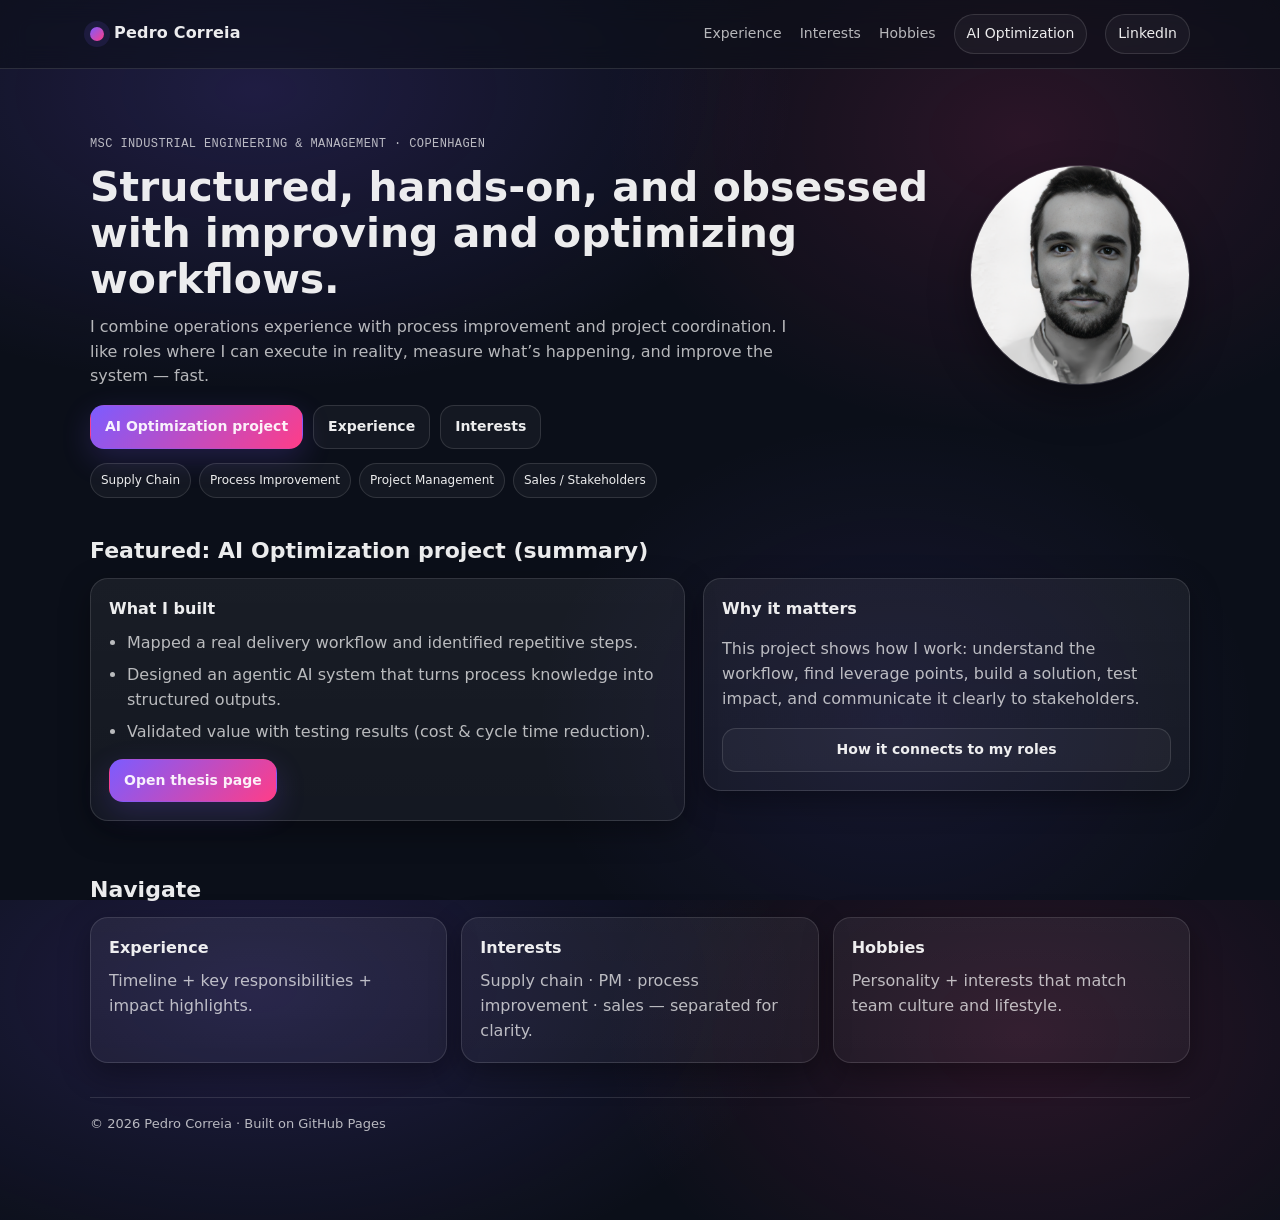
<file: index.html>
<!doctype html>
<html lang="en">
<head>
  <meta charset="utf-8" />
  <meta name="viewport" content="width=device-width,initial-scale=1" />
  <meta name="description" content="Pedro Correia — Industrial Engineering & Management. Supply Chain, Process Improvement, Project Management, Sales." />
  <title>Pedro Correia | Portfolio CV</title>

  <!-- Your existing stylesheet -->
  <link rel="stylesheet" href="assets/styles.css" />

  <!-- ADD: photo wrap styles (works even if styles.css doesn't have them) -->
  <style>
    .profile-photo{
      float: right;
      width: 220px;
      height: 220px;
      object-fit: cover;
      border-radius: 999px;
      margin: 0 0 16px 28px;
      border: 1px solid rgba(255,255,255,.15);
      box-shadow: 0 18px 40px rgba(0,0,0,.35);
    }
    @media (max-width: 860px){
      .profile-photo{
        float: none;
        display: block;
        margin: 0 auto 18px auto;
        width: 160px;
        height: 160px;
      }
    }
    /* ensures the hero section contains the floated image properly */
    .hero::after{
      content: "";
      display: table;
      clear: both;
    }
  </style>
</head>

<body>
  <a class="skip-link" href="#content">Skip to content</a>

  <header>
    <div class="container header-inner">
      <a class="brand" href="./">
        <span class="brand-mark" aria-hidden="true"></span>
        <span>Pedro Correia</span>
      </a>

      <nav aria-label="Primary">
        <button class="nav-toggle" aria-expanded="false" aria-controls="nav-menu">Menu</button>

        <ul id="nav-menu" class="nav-menu">
          <li><a data-nav href="experience/">Experience</a></li>
          <li><a data-nav href="interests/">Interests</a></li>
          <li><a data-nav href="hobbies/">Hobbies</a></li>
          <li><a class="pill" href="thesis/">AI Optimization</a></li>
          <li><a class="pill" href="https://www.linkedin.com/in/pedrolcorreia/">LinkedIn</a></li>
        </ul>
      </nav>
    </div>
  </header>

  <main id="content" class="container">
    <section class="hero">
      <p class="kicker">MSc Industrial Engineering & Management · Copenhagen</p>

      <img
        src="assets/profile.png"
        alt="Pedro Correia"
        class="profile-photo"
        width="220"
        height="220"
        loading="lazy"
      />

      <h1>Structured, hands-on, and obsessed with improving and optimizing workflows.</h1>

      <p class="lead">
        I combine operations experience with process improvement and project coordination.
        I like roles where I can execute in reality, measure what’s happening, and improve
        the system — fast.
      </p>

      <div class="btn-row">
        <a class="btn primary" href="thesis/">AI Optimization project</a>
        <a class="btn" href="experience/">Experience</a>
        <a class="btn" href="interests/">Interests</a>
      </div>

      <div class="chips">
        <a class="chip" href="interests/supply-chain/">Supply Chain</a>
        <a class="chip" href="interests/process-improvement/">Process Improvement</a>
        <a class="chip" href="interests/project-management/">Project Management</a>
        <a class="chip" href="interests/sales/">Sales / Stakeholders</a>
      </div>
    </section>

    <section class="section">
      <h2>Featured: AI Optimization project (summary)</h2>
      <div class="grid">
        <div class="card">
          <h3 class="card-title">What I built</h3>
          <ul class="bullets">
            <li>Mapped a real delivery workflow and identified repetitive steps.</li>
            <li>Designed an agentic AI system that turns process knowledge into structured outputs.</li>
            <li>Validated value with testing results (cost & cycle time reduction).</li>
          </ul>
          <div class="btn-row">
            <a class="btn primary" href="thesis/">Open thesis page</a>
          </div>
        </div>

        <aside class="card">
          <h3 class="card-title">Why it matters</h3>
          <p class="muted">
            This project shows how I work: understand the workflow, find leverage points, build a solution, test impact,
            and communicate it clearly to stakeholders.
          </p>
          <div class="btn-row">
            <a class="btn full" href="experience/">How it connects to my roles</a>
          </div>
        </aside>
      </div>
    </section>

    <section class="section">
      <h2>Navigate</h2>
      <div class="cols-3">
        <div class="card tile">
          <a href="experience/">
            <h3>Experience</h3>
            <p>Timeline + key responsibilities + impact highlights.</p>
          </a>
        </div>

        <div class="card tile">
          <a href="interests/">
            <h3>Interests</h3>
            <p>Supply chain · PM · process improvement · sales — separated for clarity.</p>
          </a>
        </div>

        <div class="card tile">
          <a href="hobbies/">
            <h3>Hobbies</h3>
            <p>Personality + interests that match team culture and lifestyle.</p>
          </a>
        </div>
      </div>

      <div class="footer">
        <span>© <span id="year"></span> Pedro Correia · Built on GitHub Pages</span>
      </div>
    </section>
  </main>

  <script src="assets/site.js"></script>
</body>
</html>
</file>
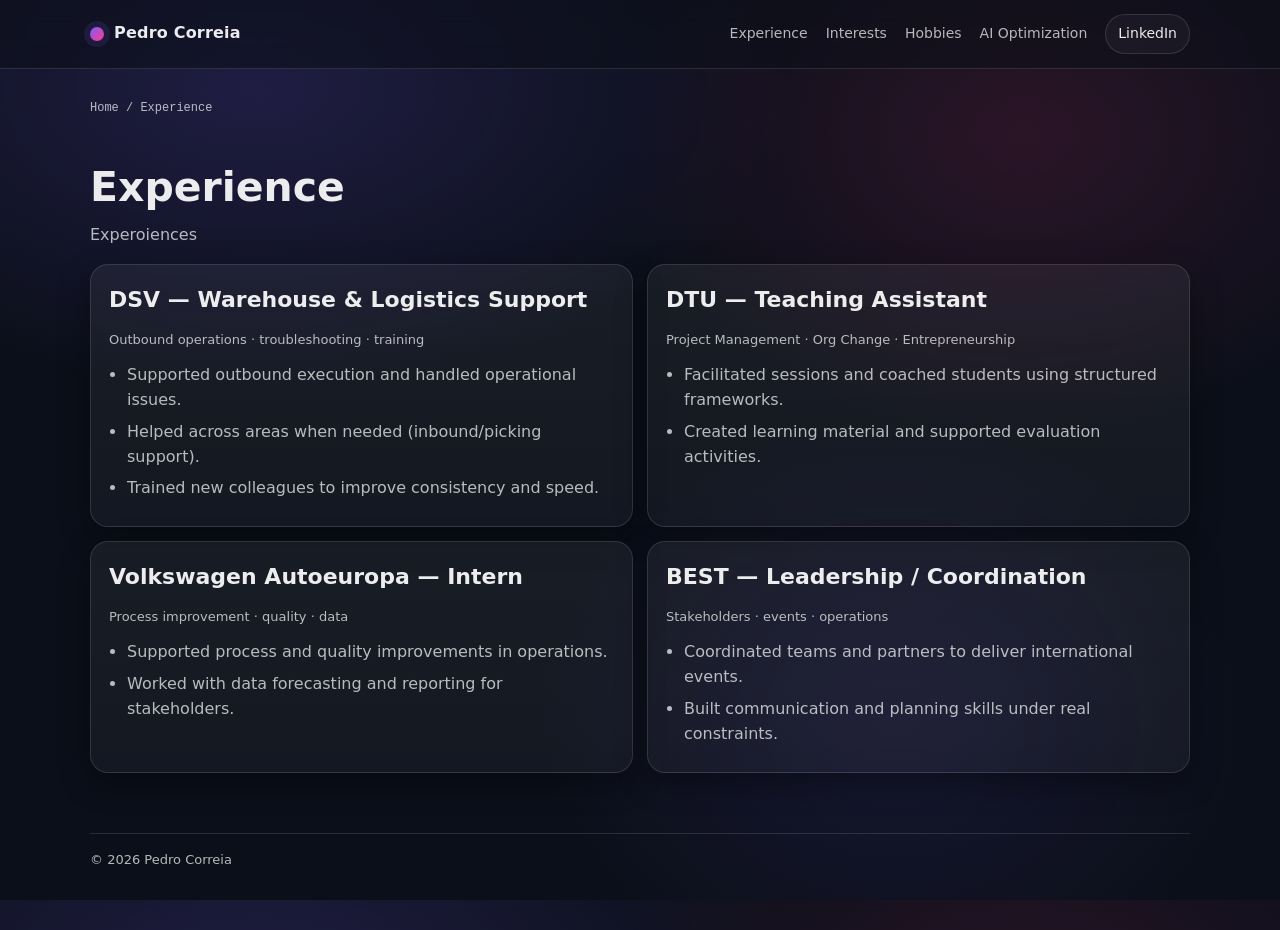
<file: experience/index.html>
<!doctype html>
<html lang="en">
<head>
  <meta charset="utf-8" />
  <meta name="viewport" content="width=device-width,initial-scale=1" />
  <title>Experience | Pedro Correia</title>

 
  <link rel="stylesheet" href="../assets/styles.css" />
</head>

<body>
  <a class="skip-link" href="#content">Skip to content</a>

  <header>
    <div class="container header-inner">
      <!-- go back to homepage -->
      <a class="brand" href="../">
        <span class="brand-mark" aria-hidden="true"></span>
        <span>Pedro Correia</span>
      </a>

      <nav aria-label="Primary">
        <button class="nav-toggle" aria-expanded="false" aria-controls="nav-menu">Menu</button>
        <ul id="nav-menu" class="nav-menu">
          <li><a href="../experience/">Experience</a></li>
          <li><a href="../interests/">Interests</a></li>
          <li><a href="../hobbies/">Hobbies</a></li>
          <li><a href="../thesis/">AI Optimization</a></li>
          <li><a class="pill" href="https://www.linkedin.com/in/pedrolcorreia/">LinkedIn</a></li>
        </ul>
      </nav>
    </div>
  </header>

  <main id="content" class="container">
    <div class="breadcrumbs"><a href="../">Home</a> / Experience</div>

    <section class="section">
      <h1>Experience</h1>
      <p class="lead muted">Experoiences</p>

      <div class="cols-2">
        <div class="card">
          <h2>DSV — Warehouse & Logistics Support</h2>
          <p class="muted small">Outbound operations · troubleshooting · training</p>
          <ul class="bullets">
            <li>Supported outbound execution and handled operational issues.</li>
            <li>Helped across areas when needed (inbound/picking support).</li>
            <li>Trained new colleagues to improve consistency and speed.</li>
          </ul>
        </div>

        <div class="card">
          <h2>DTU — Teaching Assistant</h2>
          <p class="muted small">Project Management · Org Change · Entrepreneurship</p>
          <ul class="bullets">
            <li>Facilitated sessions and coached students using structured frameworks.</li>
            <li>Created learning material and supported evaluation activities.</li>
          </ul>
        </div>

        <div class="card">
          <h2>Volkswagen Autoeuropa — Intern</h2>
          <p class="muted small">Process improvement · quality · data</p>
          <ul class="bullets">
            <li>Supported process and quality improvements in operations.</li>
            <li>Worked with data forecasting and reporting for stakeholders.</li>
          </ul>
        </div>

        <div class="card">
          <h2>BEST — Leadership / Coordination</h2>
          <p class="muted small">Stakeholders · events · operations</p>
          <ul class="bullets">
            <li>Coordinated teams and partners to deliver international events.</li>
            <li>Built communication and planning skills under real constraints.</li>
          </ul>
        </div>
      </div>
    </section>

    <div class="footer">© <span id="year"></span> Pedro Correia</div>
  </main>

  <!-- experience/ is 1 folder deep -->
  <script src="../assets/site.js"></script>
</body>
</html>
</file>
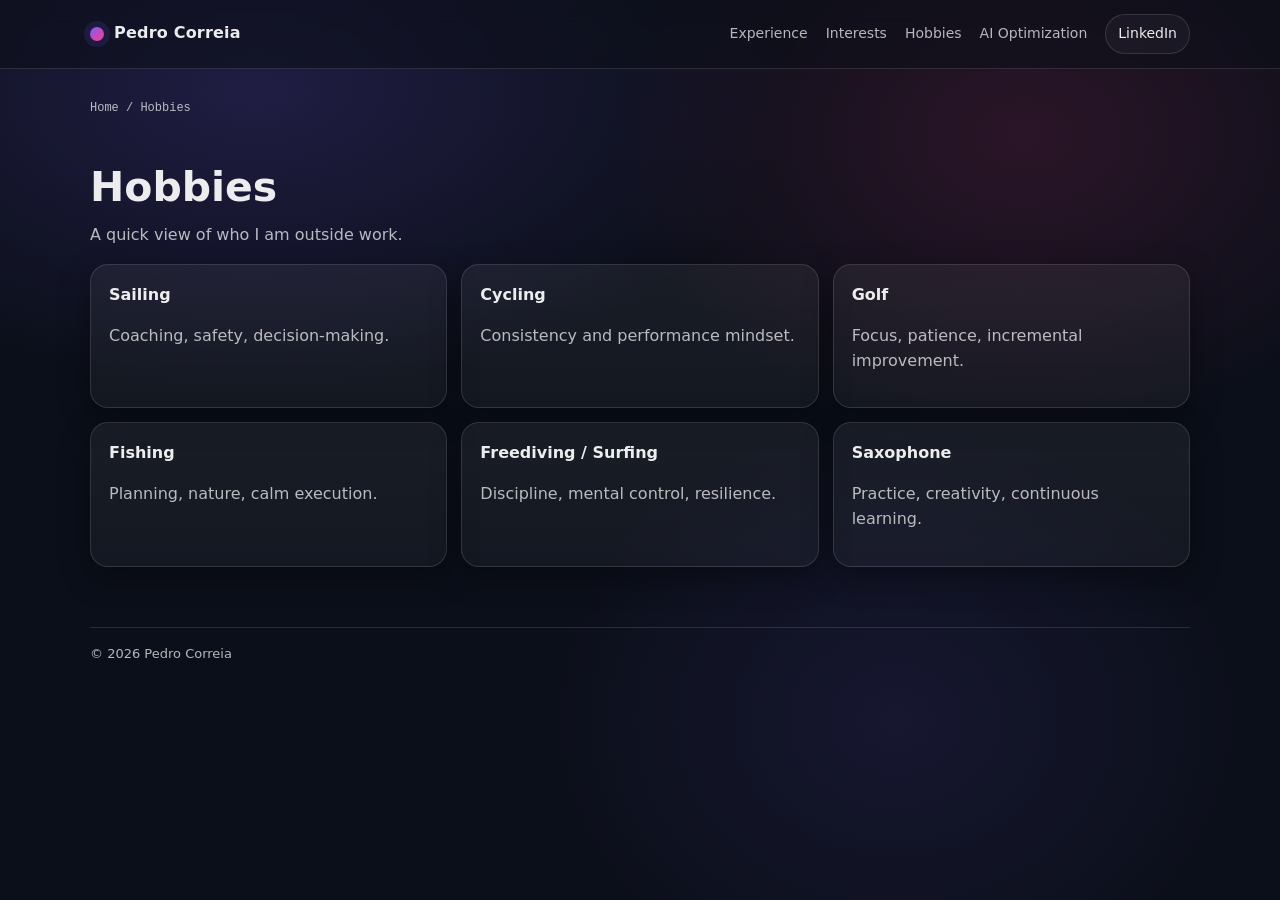
<file: hobbies/index.html>
<!doctype html>
<html lang="en">
<head>
  <meta charset="utf-8" />
  <meta name="viewport" content="width=device-width,initial-scale=1" />
  <title>Hobbies | Pedro Correia</title>

  <link rel="stylesheet" href="../assets/styles.css" />
</head>

<body>
  <a class="skip-link" href="#content">Skip to content</a>

  <header>
    <div class="container header-inner">
      <!-- go back to homepage from /hobbies/ -->
      <a class="brand" href="../">
        <span class="brand-mark" aria-hidden="true"></span>
        <span>Pedro Correia</span>
      </a>

      <nav aria-label="Primary">
        <button class="nav-toggle" aria-expanded="false" aria-controls="nav-menu">Menu</button>
        <ul id="nav-menu" class="nav-menu">
          <li><a data-nav href="../experience/">Experience</a></li>
          <li><a data-nav href="../interests/">Interests</a></li>
          <li><a data-nav href="../hobbies/">Hobbies</a></li>
          <li><a data-nav href="../thesis/">AI Optimization</a></li>
          <li><a class="pill" href="https://www.linkedin.com/in/pedrolcorreia/">LinkedIn</a></li>
        </ul>
      </nav>
    </div>
  </header>

  <main id="content" class="container">
    <div class="breadcrumbs"><a href="../">Home</a> / Hobbies</div>

    <section class="section">
      <h1>Hobbies</h1>
      <p class="lead muted">A quick view of who I am outside work.</p>

      <div class="cols-3">
        <div class="card"><h3 class="card-title">Sailing</h3><p class="muted">Coaching, safety, decision-making.</p></div>
        <div class="card"><h3 class="card-title">Cycling</h3><p class="muted">Consistency and performance mindset.</p></div>
        <div class="card"><h3 class="card-title">Golf</h3><p class="muted">Focus, patience, incremental improvement.</p></div>
        <div class="card"><h3 class="card-title">Fishing</h3><p class="muted">Planning, nature, calm execution.</p></div>
        <div class="card"><h3 class="card-title">Freediving / Surfing</h3><p class="muted">Discipline, mental control, resilience.</p></div>
        <div class="card"><h3 class="card-title">Saxophone</h3><p class="muted">Practice, creativity, continuous learning.</p></div>
      </div>
    </section>

    <div class="footer">© <span id="year"></span> Pedro Correia</div>
  </main>

  <script src="../assets/site.js"></script>
</body>
</html>
</file>
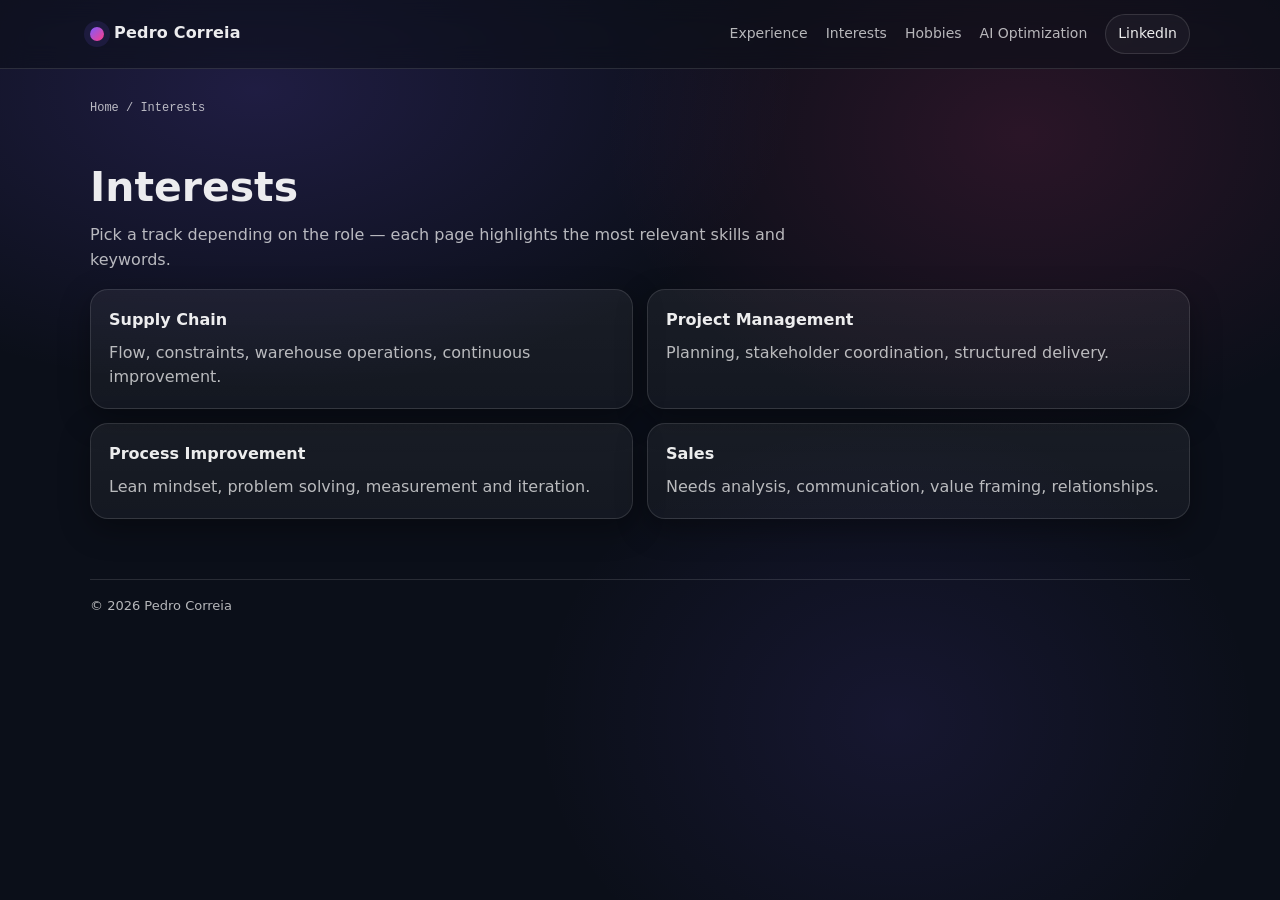
<file: interests/index.html>
<!doctype html>
<html lang="en">
<head>
  <meta charset="utf-8" />
  <meta name="viewport" content="width=device-width,initial-scale=1" />
  <title>Interests | Pedro Correia</title>

  <!-- interests/ is one folder deep -->
  <link rel="stylesheet" href="../assets/styles.css" />
</head>

<body>
  <a class="skip-link" href="#content">Skip to content</a>

  <header>
    <div class="container header-inner">
      <a class="brand" href="../">
        <span class="brand-mark" aria-hidden="true"></span>
        <span>Pedro Correia</span>
      </a>

      <nav aria-label="Primary">
        <button class="nav-toggle" aria-expanded="false" aria-controls="nav-menu">Menu</button>
        <ul id="nav-menu" class="nav-menu">
          <li><a data-nav href="../experience/">Experience</a></li>
          <li><a data-nav href="../interests/">Interests</a></li>
          <li><a data-nav href="../hobbies/">Hobbies</a></li>
          <li><a data-nav href="../thesis/">AI Optimization</a></li>
          <li><a class="pill" href="https://www.linkedin.com/in/pedrolcorreia/">LinkedIn</a></li>
        </ul>
      </nav>
    </div>
  </header>

  <main id="content" class="container">
    <div class="breadcrumbs"><a href="../">Home</a> / Interests</div>

    <section class="section">
      <h1>Interests</h1>
      <p class="lead muted">
        Pick a track depending on the role — each page highlights the most relevant skills and keywords.
      </p>

      <div class="cols-2">
        <div class="card tile">
          <a href="supply-chain/">
            <h3>Supply Chain</h3>
            <p>Flow, constraints, warehouse operations, continuous improvement.</p>
          </a>
        </div>

        <div class="card tile">
          <a href="project-management/">
            <h3>Project Management</h3>
            <p>Planning, stakeholder coordination, structured delivery.</p>
          </a>
        </div>

        <div class="card tile">
          <a href="process-improvement/">
            <h3>Process Improvement</h3>
            <p>Lean mindset, problem solving, measurement and iteration.</p>
          </a>
        </div>

        <div class="card tile">
          <a href="sales/">
            <h3>Sales</h3>
            <p>Needs analysis, communication, value framing, relationships.</p>
          </a>
        </div>
      </div>
    </section>

    <div class="footer">© <span id="year"></span> Pedro Correia</div>
  </main>

  <script src="../assets/site.js"></script>
</body>
</html>
</file>
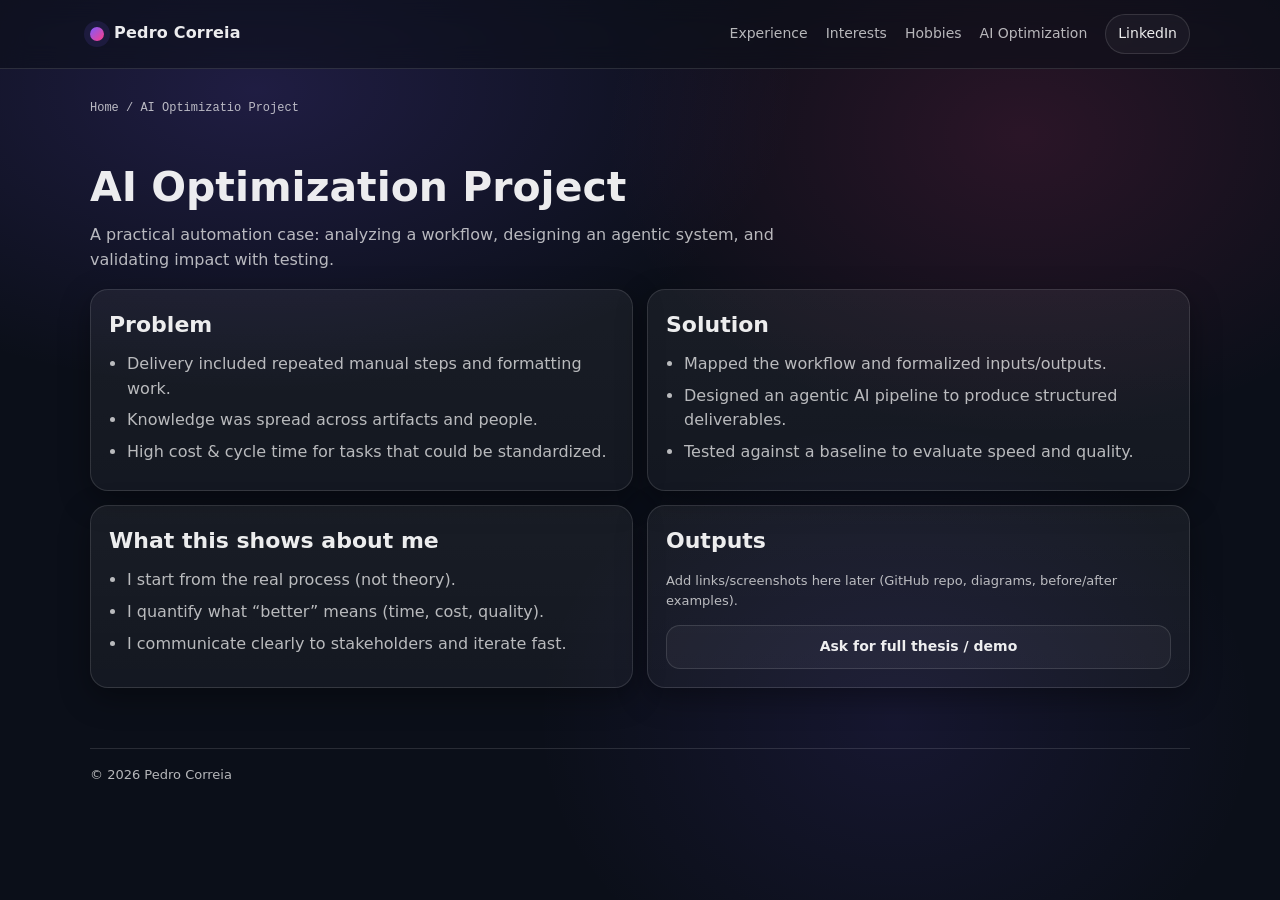
<file: thesis/index.html>
<!doctype html>
<html lang="en">
<head>
  <meta charset="utf-8" />
  <meta name="viewport" content="width=device-width,initial-scale=1" />
  <title>AI Optimization Project | Pedro Correia</title>

  <!-- One folder deep → ../ -->
  <link rel="stylesheet" href="../assets/styles.css" />
</head>

<body>
  <a class="skip-link" href="#content">Skip to content</a>

  <header>
    <div class="container header-inner">

      <!-- Go back to homepage -->
      <a class="brand" href="../">
        <span class="brand-mark"></span>
        <span>Pedro Correia</span>
      </a>

      <nav aria-label="Primary">
        <button class="nav-toggle" aria-expanded="false" aria-controls="nav-menu">Menu</button>
        <ul id="nav-menu" class="nav-menu">
          <li><a href="../experience/">Experience</a></li>
          <li><a href="../interests/">Interests</a></li>
          <li><a href="../hobbies/">Hobbies</a></li>
          <li><a href="../thesis/">AI Optimization</a></li>
          <li><a class="pill" href="https://www.linkedin.com/in/pedrolcorreia/">LinkedIn</a></li>
        </ul>
      </nav>

    </div>
  </header>

  <main id="content" class="container">

    <div class="breadcrumbs">
      <a href="../">Home</a> / AI Optimizatio Project
    </div>

    <section class="section">
      <h1>AI Optimization Project</h1>
      <p class="lead muted">
        A practical automation case: analyzing a workflow, designing an agentic system,
        and validating impact with testing.
      </p>

      <div class="cols-2">

        <div class="card">
          <h2>Problem</h2>
          <ul class="bullets">
            <li>Delivery included repeated manual steps and formatting work.</li>
            <li>Knowledge was spread across artifacts and people.</li>
            <li>High cost & cycle time for tasks that could be standardized.</li>
          </ul>
        </div>

        <div class="card">
          <h2>Solution</h2>
          <ul class="bullets">
            <li>Mapped the workflow and formalized inputs/outputs.</li>
            <li>Designed an agentic AI pipeline to produce structured deliverables.</li>
            <li>Tested against a baseline to evaluate speed and quality.</li>
          </ul>
        </div>

        <div class="card">
          <h2>What this shows about me</h2>
          <ul class="bullets">
            <li>I start from the real process (not theory).</li>
            <li>I quantify what “better” means (time, cost, quality).</li>
            <li>I communicate clearly to stakeholders and iterate fast.</li>
          </ul>
        </div>

        <div class="card">
          <h2>Outputs</h2>
          <p class="muted small">
            Add links/screenshots here later (GitHub repo, diagrams, before/after examples).
          </p>
          <div class="btn-row">
            <a class="btn full" href="mailto:P02.correia@gmail.com">
              Ask for full thesis / demo
            </a>
          </div>
        </div>

      </div>
    </section>

    <div class="footer">
      © <span id="year"></span> Pedro Correia
    </div>

  </main>

  <!-- One folder deep → ../ -->
  <script src="../assets/site.js"></script>

</body>
</html>
</file>
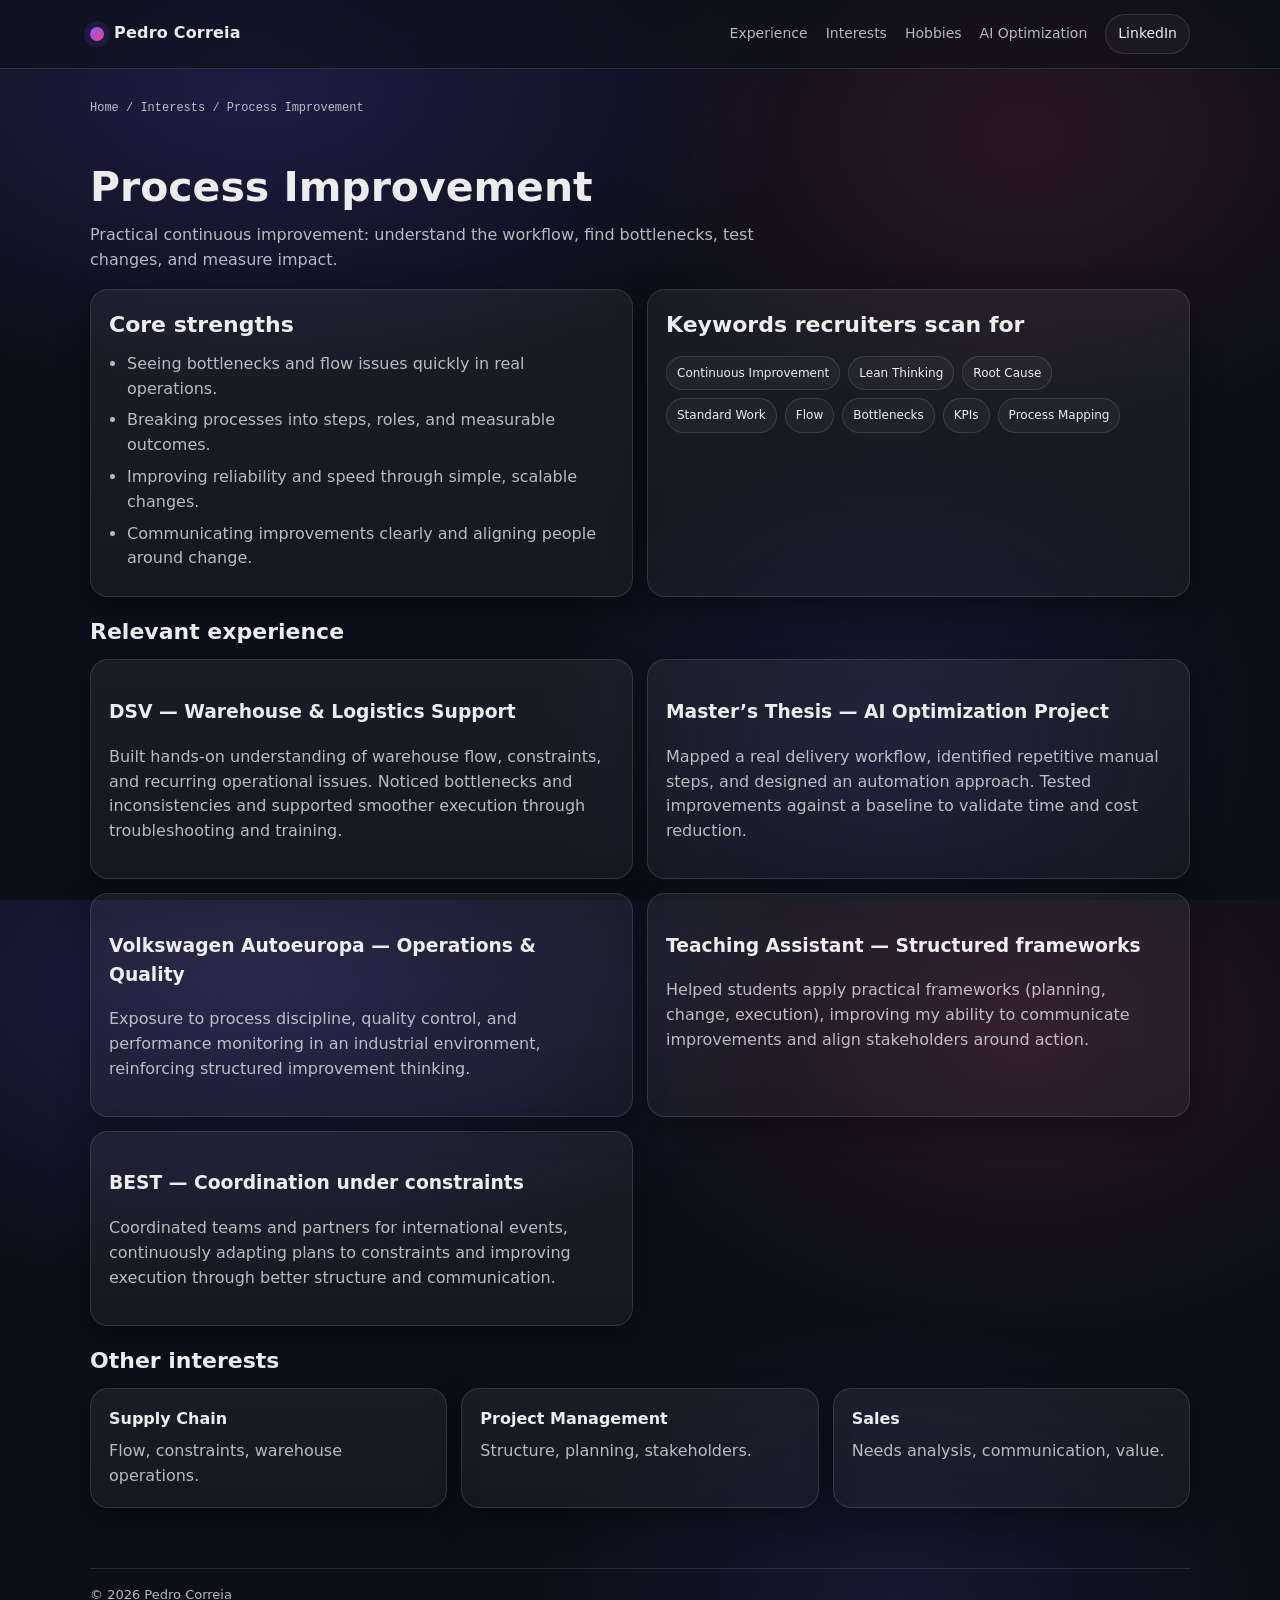
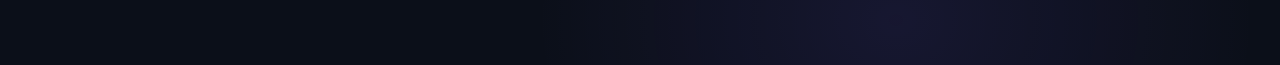
<file: interests/process-improvement/index.html>
<!doctype html>
<html lang="en">
<head>
  <meta charset="utf-8" />
  <meta name="viewport" content="width=device-width,initial-scale=1" />
  <title>Process Improvement | Pedro Correia</title>

  <!-- Two folders deep -->
  <link rel="stylesheet" href="../../assets/styles.css" />
</head>

<body>
  <a class="skip-link" href="#content">Skip to content</a>

  <header>
    <div class="container header-inner">
      <a class="brand" href="../../">
        <span class="brand-mark"></span>
        <span>Pedro Correia</span>
      </a>

      <nav aria-label="Primary">
        <button class="nav-toggle" aria-expanded="false" aria-controls="nav-menu">Menu</button>
        <ul id="nav-menu" class="nav-menu">
          <li><a data-nav href="../../experience/">Experience</a></li>
          <li><a data-nav href="../../interests/">Interests</a></li>
          <li><a data-nav href="../../hobbies/">Hobbies</a></li>
          <li><a data-nav href="../../thesis/">AI Optimization</a></li>
          <li><a class="pill" href="https://www.linkedin.com/in/pedrolcorreia/">LinkedIn</a></li>
        </ul>
      </nav>
    </div>
  </header>

  <main id="content" class="container">
    <div class="breadcrumbs">
      <a href="../../">Home</a> / Interests / Process Improvement
    </div>

    <section class="section">
      <h1>Process Improvement</h1>
      <p class="lead muted">
        Practical continuous improvement: understand the workflow, find bottlenecks, test changes, and measure impact.
      </p>

      <div class="cols-2">
        <div class="card">
          <h2>Core strengths</h2>
          <ul class="bullets">
            <li>Seeing bottlenecks and flow issues quickly in real operations.</li>
            <li>Breaking processes into steps, roles, and measurable outcomes.</li>
            <li>Improving reliability and speed through simple, scalable changes.</li>
            <li>Communicating improvements clearly and aligning people around change.</li>
          </ul>
        </div>

        <div class="card">
          <h2>Keywords recruiters scan for</h2>
          <div class="chips">
            <span class="chip">Continuous Improvement</span>
            <span class="chip">Lean Thinking</span>
            <span class="chip">Root Cause</span>
            <span class="chip">Standard Work</span>
            <span class="chip">Flow</span>
            <span class="chip">Bottlenecks</span>
            <span class="chip">KPIs</span>
            <span class="chip">Process Mapping</span>
          </div>
        </div>
      </div>

      <h2 style="margin-top:18px">Relevant experience</h2>

      <div class="cols-2">
        <div class="card">
          <h3>DSV — Warehouse & Logistics Support</h3>
          <p class="muted">
            Built hands-on understanding of warehouse flow, constraints, and recurring operational issues.
            Noticed bottlenecks and inconsistencies and supported smoother execution through troubleshooting and training.
          </p>
        </div>

        <div class="card">
          <h3>Master’s Thesis — AI Optimization Project</h3>
          <p class="muted">
            Mapped a real delivery workflow, identified repetitive manual steps, and designed an automation approach.
            Tested improvements against a baseline to validate time and cost reduction.
          </p>
        </div>

        <div class="card">
          <h3>Volkswagen Autoeuropa — Operations & Quality</h3>
          <p class="muted">
            Exposure to process discipline, quality control, and performance monitoring in an industrial environment,
            reinforcing structured improvement thinking.
          </p>
        </div>

        <div class="card">
          <h3>Teaching Assistant — Structured frameworks</h3>
          <p class="muted">
            Helped students apply practical frameworks (planning, change, execution),
            improving my ability to communicate improvements and align stakeholders around action.
          </p>
        </div>

        <div class="card">
          <h3>BEST — Coordination under constraints</h3>
          <p class="muted">
            Coordinated teams and partners for international events, continuously adapting plans to constraints
            and improving execution through better structure and communication.
          </p>
        </div>
      </div>

      <h2 style="margin-top:18px">Other interests</h2>

      <div class="cols-3">
        <div class="card tile">
          <a href="../supply-chain/">
            <h3>Supply Chain</h3>
            <p>Flow, constraints, warehouse operations.</p>
          </a>
        </div>

        <div class="card tile">
          <a href="../project-management/">
            <h3>Project Management</h3>
            <p>Structure, planning, stakeholders.</p>
          </a>
        </div>

        <div class="card tile">
          <a href="../sales/">
            <h3>Sales</h3>
            <p>Needs analysis, communication, value.</p>
          </a>
        </div>
      </div>

    </section>

    <div class="footer">
      © <span id="year"></span> Pedro Correia
    </div>
  </main>

  <script src="../../assets/site.js"></script>
</body>
</html>
</file>
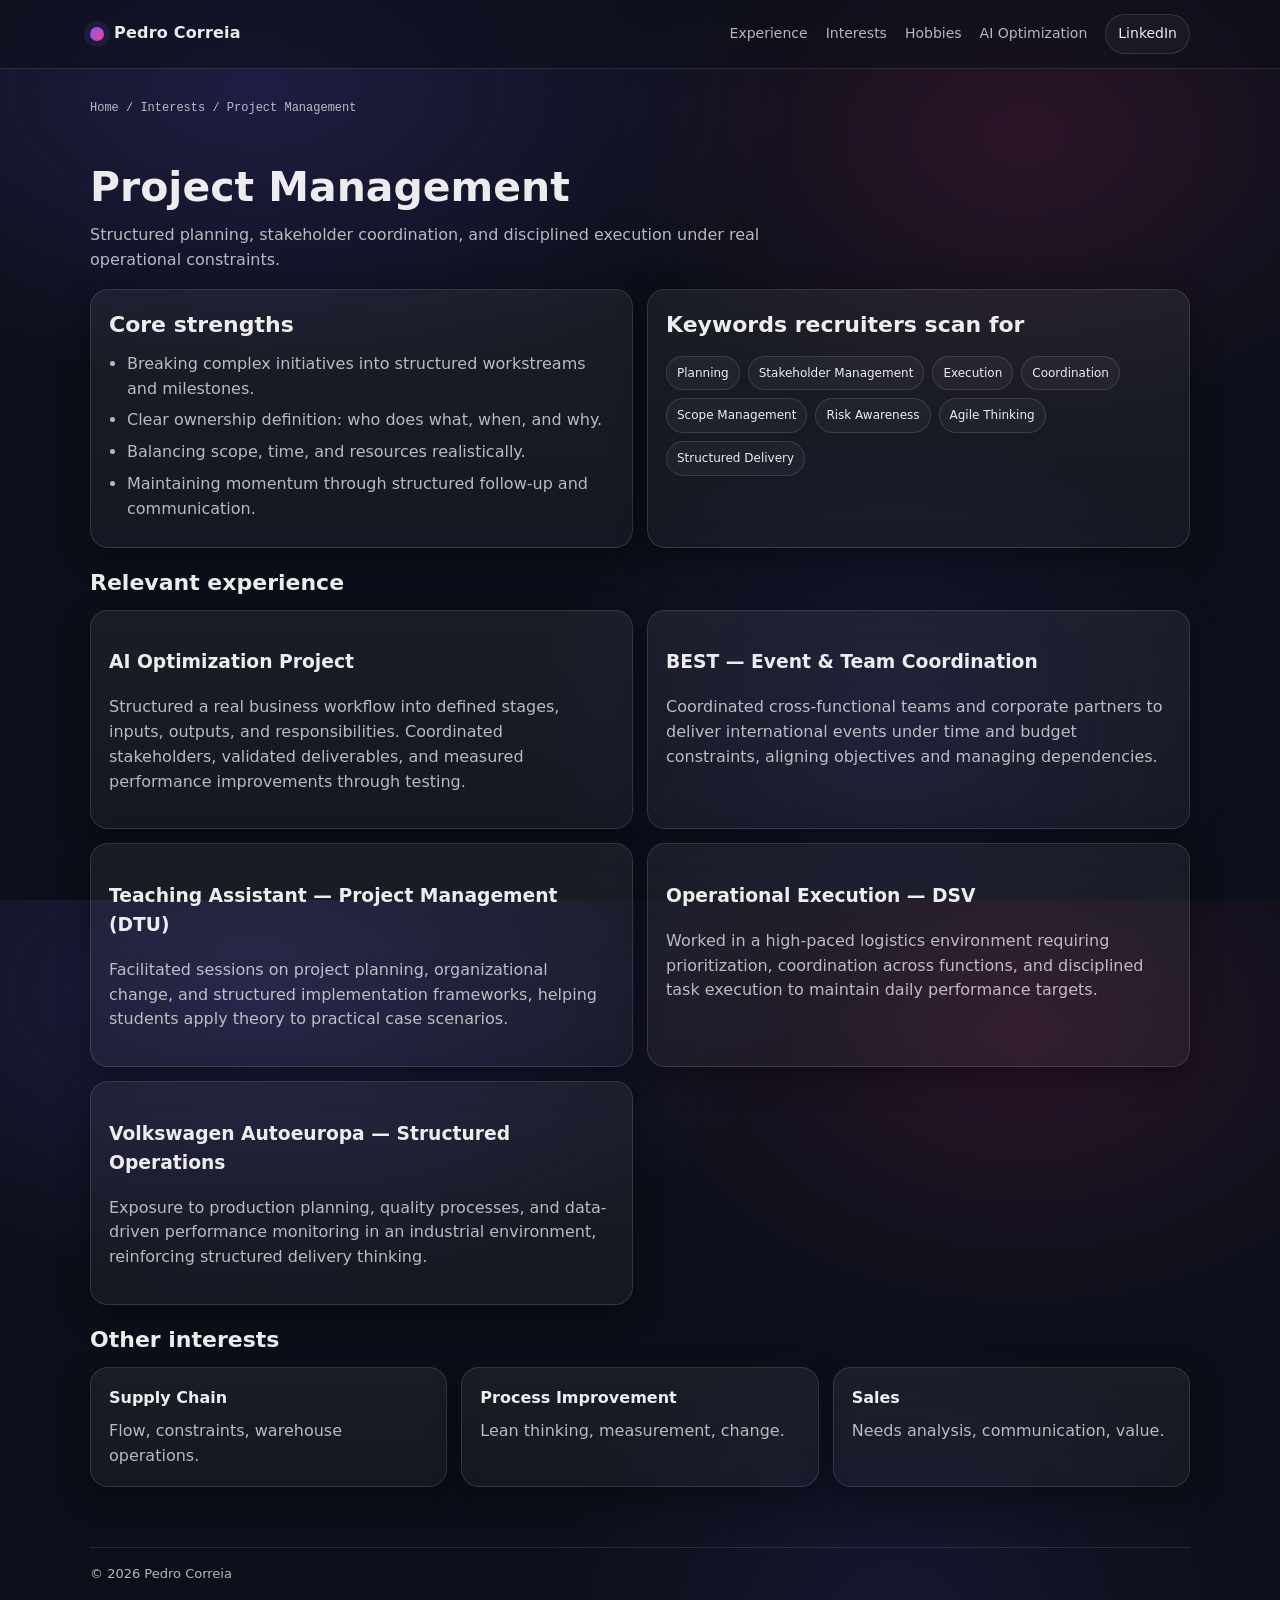
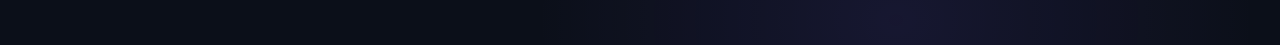
<file: interests/project-management/index.html>
<!doctype html>
<html lang="en">
<head>
  <meta charset="utf-8" />
  <meta name="viewport" content="width=device-width,initial-scale=1" />
  <title>Project Management | Pedro Correia</title>

  <!-- Two folders deep -->
  <link rel="stylesheet" href="../../assets/styles.css" />
</head>

<body>
  <a class="skip-link" href="#content">Skip to content</a>

  <header>
    <div class="container header-inner">
      <a class="brand" href="../../">
        <span class="brand-mark"></span>
        <span>Pedro Correia</span>
      </a>

      <nav aria-label="Primary">
        <button class="nav-toggle" aria-expanded="false" aria-controls="nav-menu">Menu</button>
        <ul id="nav-menu" class="nav-menu">
          <li><a data-nav href="../../experience/">Experience</a></li>
          <li><a data-nav href="../../interests/">Interests</a></li>
          <li><a data-nav href="../../hobbies/">Hobbies</a></li>
          <li><a data-nav href="../../thesis/">AI Optimization</a></li>
          <li><a class="pill" href="https://www.linkedin.com/in/pedrolcorreia/">LinkedIn</a></li>
        </ul>
      </nav>
    </div>
  </header>

  <main id="content" class="container">
    <div class="breadcrumbs">
      <a href="../../">Home</a> / Interests / Project Management
    </div>

    <section class="section">
      <h1>Project Management</h1>
      <p class="lead muted">
        Structured planning, stakeholder coordination, and disciplined execution under real operational constraints.
      </p>

      <div class="cols-2">
        <div class="card">
          <h2>Core strengths</h2>
          <ul class="bullets">
            <li>Breaking complex initiatives into structured workstreams and milestones.</li>
            <li>Clear ownership definition: who does what, when, and why.</li>
            <li>Balancing scope, time, and resources realistically.</li>
            <li>Maintaining momentum through structured follow-up and communication.</li>
          </ul>
        </div>

        <div class="card">
          <h2>Keywords recruiters scan for</h2>
          <div class="chips">
            <span class="chip">Planning</span>
            <span class="chip">Stakeholder Management</span>
            <span class="chip">Execution</span>
            <span class="chip">Coordination</span>
            <span class="chip">Scope Management</span>
            <span class="chip">Risk Awareness</span>
            <span class="chip">Agile Thinking</span>
            <span class="chip">Structured Delivery</span>
          </div>
        </div>
      </div>

      <h2 style="margin-top:18px">Relevant experience</h2>

      <div class="cols-2">
        <div class="card">
          <h3>AI Optimization Project</h3>
          <p class="muted">
            Structured a real business workflow into defined stages, inputs, outputs,
            and responsibilities. Coordinated stakeholders, validated deliverables,
            and measured performance improvements through testing.
          </p>
        </div>

        <div class="card">
          <h3>BEST — Event & Team Coordination</h3>
          <p class="muted">
            Coordinated cross-functional teams and corporate partners to deliver
            international events under time and budget constraints, aligning objectives
            and managing dependencies.
          </p>
        </div>

        <div class="card">
          <h3>Teaching Assistant — Project Management (DTU)</h3>
          <p class="muted">
            Facilitated sessions on project planning, organizational change,
            and structured implementation frameworks, helping students apply
            theory to practical case scenarios.
          </p>
        </div>

        <div class="card">
          <h3>Operational Execution — DSV</h3>
          <p class="muted">
            Worked in a high-paced logistics environment requiring prioritization,
            coordination across functions, and disciplined task execution to
            maintain daily performance targets.
          </p>
        </div>

        <div class="card">
          <h3>Volkswagen Autoeuropa — Structured Operations</h3>
          <p class="muted">
            Exposure to production planning, quality processes, and data-driven
            performance monitoring in an industrial environment, reinforcing
            structured delivery thinking.
          </p>
        </div>
      </div>

      <h2 style="margin-top:18px">Other interests</h2>
      <div class="cols-3">
        <div class="card tile">
          <a href="../supply-chain/">
            <h3>Supply Chain</h3>
            <p>Flow, constraints, warehouse operations.</p>
          </a>
        </div>

        <div class="card tile">
          <a href="../process-improvement/">
            <h3>Process Improvement</h3>
            <p>Lean thinking, measurement, change.</p>
          </a>
        </div>

        <div class="card tile">
          <a href="../sales/">
            <h3>Sales</h3>
            <p>Needs analysis, communication, value.</p>
          </a>
        </div>
      </div>

    </section>

    <div class="footer">
      © <span id="year"></span> Pedro Correia
    </div>
  </main>

  <script src="../../assets/site.js"></script>
</body>
</html>
</file>
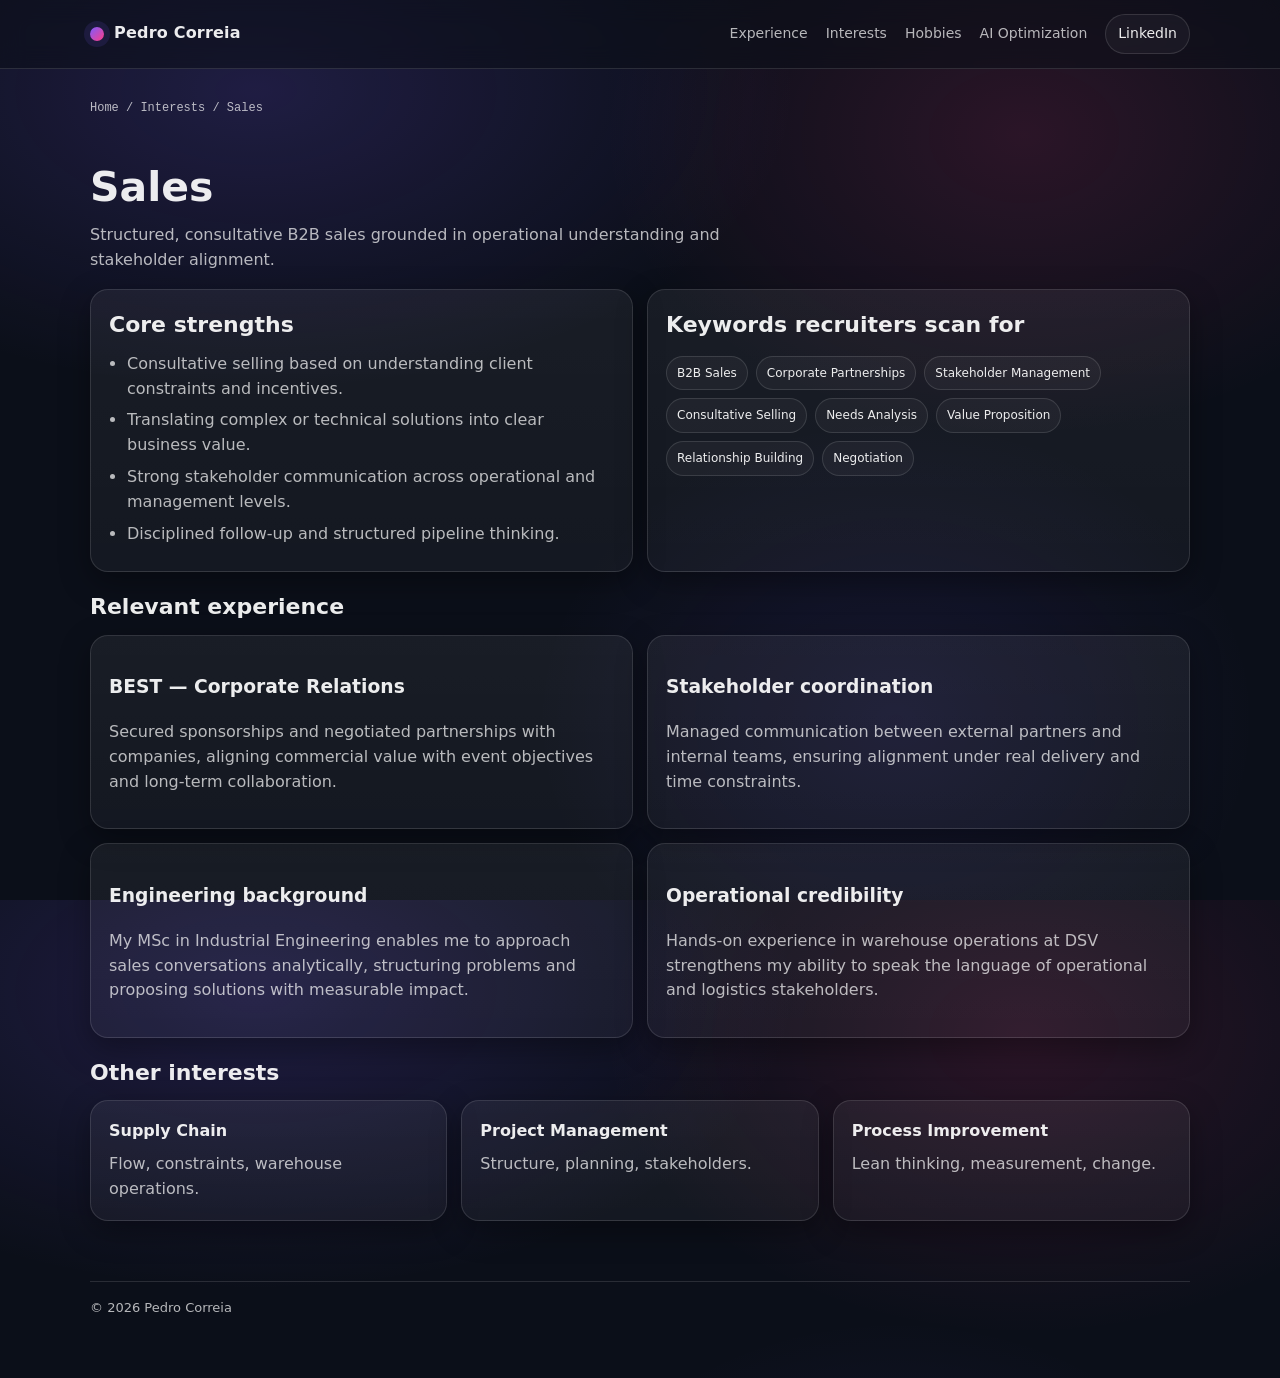
<file: interests/sales/index.html>
<!doctype html>
<html lang="en">
<head>
  <meta charset="utf-8" />
  <meta name="viewport" content="width=device-width,initial-scale=1" />
  <title>Sales | Pedro Correia</title>

  <!-- Use ROOT path (guaranteed to load CSS) -->
  <link rel="stylesheet" href="../../assets/styles.css" />
</head>

<body>
  <a class="skip-link" href="#content">Skip to content</a>

  <header>
    <div class="container header-inner">
      <a class="brand" href="../">
        <span class="brand-mark"></span>
        <span>Pedro Correia</span>
      </a>

      <nav aria-label="Primary">
        <button class="nav-toggle" aria-expanded="false" aria-controls="nav-menu">Menu</button>
        <ul id="nav-menu" class="nav-menu">
          <li><a data-nav href="../../experience/">Experience</a></li>
          <li><a data-nav href="../../interests/">Interests</a></li>
          <li><a data-nav href="../../hobbies/">Hobbies</a></li>
          <li><a data-nav href="../../thesis/">AI Optimization</a></li>
          <li><a class="pill" href="https://www.linkedin.com/in/pedrolcorreia/">LinkedIn</a></li>
        </ul>
      </nav>
    </div>
  </header>

  <main id="content" class="container">
    <div class="breadcrumbs">
      <a href="/">Home</a> / Interests / Sales
    </div>

    <section class="section">
      <h1>Sales</h1>
      <p class="lead muted">
        Structured, consultative B2B sales grounded in operational understanding and stakeholder alignment.
      </p>

      <div class="cols-2">
        <div class="card">
          <h2>Core strengths</h2>
          <ul class="bullets">
            <li>Consultative selling based on understanding client constraints and incentives.</li>
            <li>Translating complex or technical solutions into clear business value.</li>
            <li>Strong stakeholder communication across operational and management levels.</li>
            <li>Disciplined follow-up and structured pipeline thinking.</li>
          </ul>
        </div>

        <div class="card">
          <h2>Keywords recruiters scan for</h2>
          <div class="chips">
            <span class="chip">B2B Sales</span>
            <span class="chip">Corporate Partnerships</span>
            <span class="chip">Stakeholder Management</span>
            <span class="chip">Consultative Selling</span>
            <span class="chip">Needs Analysis</span>
            <span class="chip">Value Proposition</span>
            <span class="chip">Relationship Building</span>
            <span class="chip">Negotiation</span>
          </div>
        </div>
      </div>

      <h2 style="margin-top:18px">Relevant experience</h2>

      <div class="cols-2">
        <div class="card">
          <h3>BEST — Corporate Relations</h3>
          <p class="muted">
            Secured sponsorships and negotiated partnerships with companies,
            aligning commercial value with event objectives and long-term collaboration.
          </p>
        </div>

        <div class="card">
          <h3>Stakeholder coordination</h3>
          <p class="muted">
            Managed communication between external partners and internal teams,
            ensuring alignment under real delivery and time constraints.
          </p>
        </div>

        <div class="card">
          <h3>Engineering background</h3>
          <p class="muted">
            My MSc in Industrial Engineering enables me to approach sales conversations
            analytically, structuring problems and proposing solutions with measurable impact.
          </p>
        </div>

        <div class="card">
          <h3>Operational credibility</h3>
          <p class="muted">
            Hands-on experience in warehouse operations at DSV strengthens my ability
            to speak the language of operational and logistics stakeholders.
          </p>
        </div>
      </div>

      <h2 style="margin-top:18px">Other interests</h2>

      <div class="cols-3">
        <div class="card tile">
          <a href="../../interests/supply-chain/">
            <h3>Supply Chain</h3>
            <p>Flow, constraints, warehouse operations.</p>
          </a>
        </div>

        <div class="card tile">
          <a href="../../interests/project-management/">
            <h3>Project Management</h3>
            <p>Structure, planning, stakeholders.</p>
          </a>
        </div>

        <div class="card tile">
          <a href="../../interests/process-improvement/">
            <h3>Process Improvement</h3>
            <p>Lean thinking, measurement, change.</p>
          </a>
        </div>
      </div>

    </section>

    <div class="footer">
      © <span id="year"></span> Pedro Correia
    </div>
  </main>

  <!-- Use ROOT path -->
  <script src="/assets/site.js"></script>
</body>
</html>
</file>
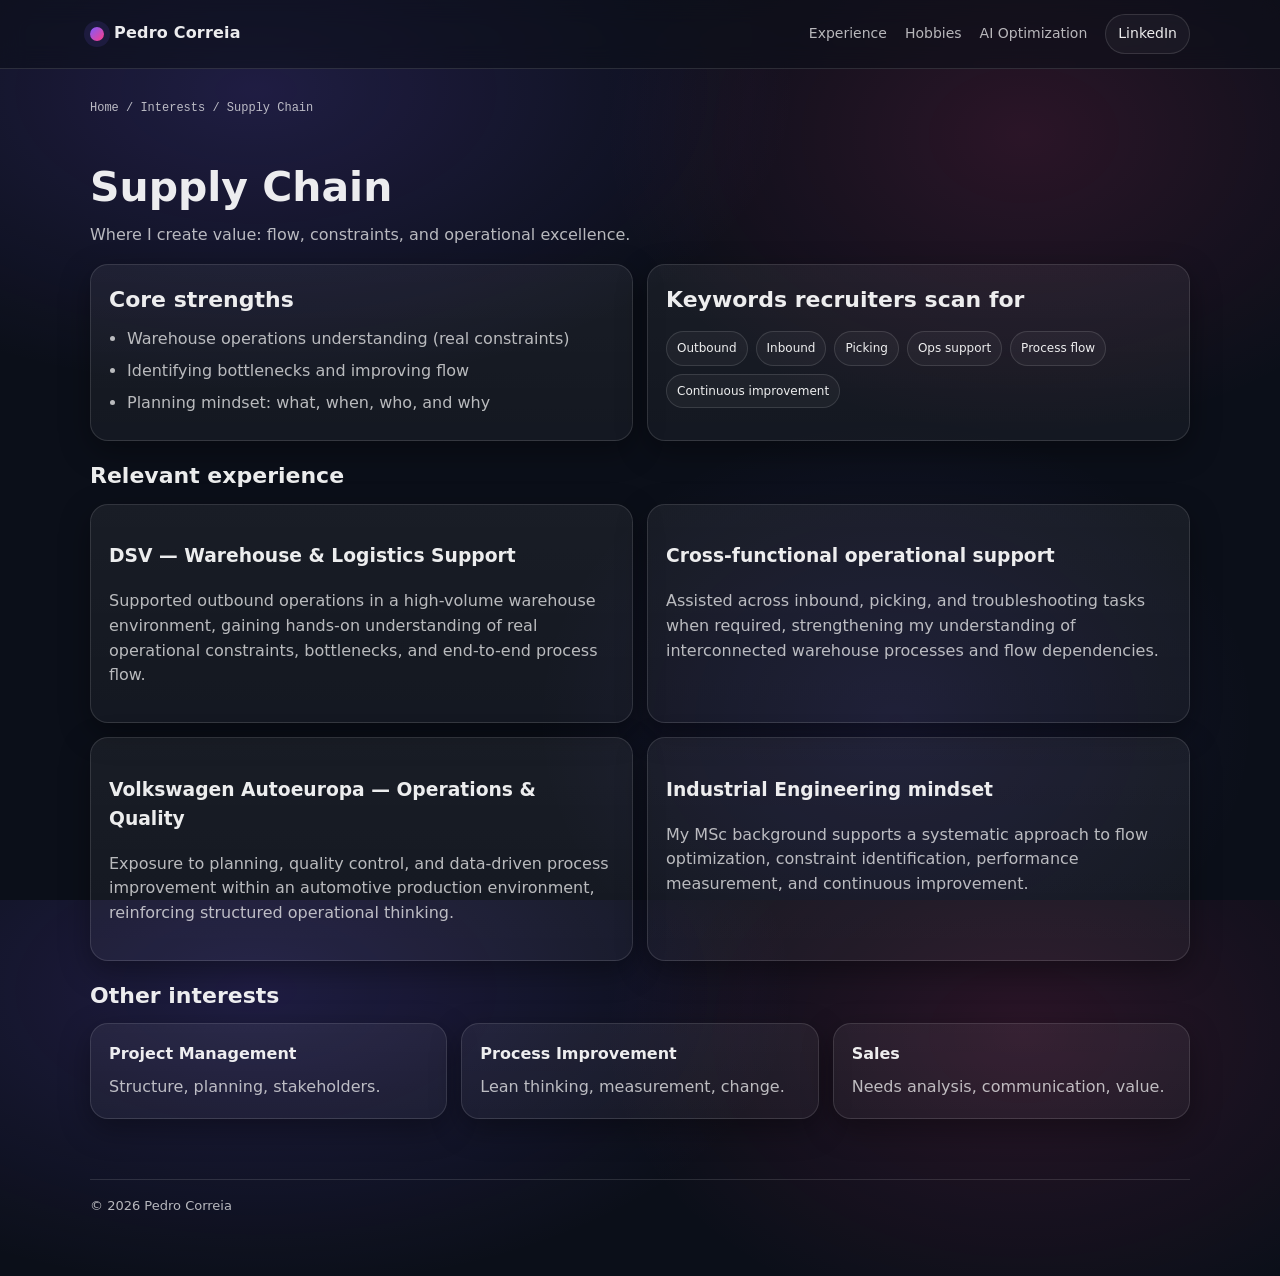
<file: interests/supply-chain/index.html>
<!doctype html>
<html lang="en">
<head>
  <meta charset="utf-8" />
  <meta name="viewport" content="width=device-width,initial-scale=1" />
  <title>Supply Chain | Pedro Correia</title>

  <!-- Two folders deep → ../../ -->
  <link rel="stylesheet" href="../../assets/styles.css" />
</head>

<body>
  <a class="skip-link" href="#content">Skip to content</a>

  <header>
    <div class="container header-inner">
      <!-- Go back to homepage -->
      <a class="brand" href="../../">
        <span class="brand-mark"></span>
        <span>Pedro Correia</span>
      </a>

      <nav aria-label="Primary">
        <button class="nav-toggle" aria-expanded="false" aria-controls="nav-menu">Menu</button>
        <ul id="nav-menu" class="nav-menu">
          <li><a data-nav href="../../experience/">Experience</a></li>
          <li><a data-nav href="../../hobbies/">Hobbies</a></li>
          <li><a data-nav href="../../thesis/">AI Optimization</a></li>
          <li><a class="pill" href="https://www.linkedin.com/in/pedrolcorreia/">LinkedIn</a></li>
        </ul>
      </nav>
    </div>
  </header>

  <main id="content" class="container">
    <div class="breadcrumbs">
      <a href="../../">Home</a> / Interests / Supply Chain
    </div>

    <section class="section">
      <h1>Supply Chain</h1>
      <p class="lead muted">
        Where I create value: flow, constraints, and operational excellence.
      </p>

      <div class="cols-2">
        <div class="card">
          <h2>Core strengths</h2>
          <ul class="bullets">
            <li>Warehouse operations understanding (real constraints)</li>
            <li>Identifying bottlenecks and improving flow</li>
            <li>Planning mindset: what, when, who, and why</li>
          </ul>
        </div>

        <div class="card">
          <h2>Keywords recruiters scan for</h2>
          <div class="chips">
            <span class="chip">Outbound</span>
            <span class="chip">Inbound</span>
            <span class="chip">Picking</span>
            <span class="chip">Ops support</span>
            <span class="chip">Process flow</span>
            <span class="chip">Continuous improvement</span>
          </div>
        </div>
      </div>

      <h2 style="margin-top:18px">Relevant experience</h2>
      <div class="cols-2">
        <div class="card">
          <h3>DSV — Warehouse & Logistics Support</h3>
          <p class="muted">
            Supported outbound operations in a high-volume warehouse environment,
            gaining hands-on understanding of real operational constraints, bottlenecks,
            and end-to-end process flow.
          </p>
        </div>
      
        <div class="card">
          <h3>Cross-functional operational support</h3>
          <p class="muted">
            Assisted across inbound, picking, and troubleshooting tasks when required,
            strengthening my understanding of interconnected warehouse processes and flow dependencies.
          </p>
        </div>
      
        <div class="card">
          <h3>Volkswagen Autoeuropa — Operations & Quality</h3>
          <p class="muted">
            Exposure to planning, quality control, and data-driven process improvement
            within an automotive production environment, reinforcing structured operational thinking.
          </p>
        </div>
      
        <div class="card">
          <h3>Industrial Engineering mindset</h3>
          <p class="muted">
            My MSc background supports a systematic approach to flow optimization,
            constraint identification, performance measurement, and continuous improvement.
          </p>
        </div>
      </div>
      
      <h2 style="margin-top:18px">Other interests</h2>
      <div class="cols-3">
        <div class="card tile">
          <a href="../project-management/">
            <h3>Project Management</h3>
            <p>Structure, planning, stakeholders.</p>
          </a>
        </div>

        <div class="card tile">
          <a href="../process-improvement/">
            <h3>Process Improvement</h3>
            <p>Lean thinking, measurement, change.</p>
          </a>
        </div>

        <div class="card tile">
          <a href="../sales/">
            <h3>Sales</h3>
            <p>Needs analysis, communication, value.</p>
          </a>
        </div>
      </div>
    </section>

    <div class="footer">
      © <span id="year"></span> Pedro Correia
    </div>
  </main>

  <!-- Two folders deep → ../../ -->
  <script src="../../assets/site.js"></script>
</body>
</html>
</file>
<file: assets/styles.css>
:root{
  --bg:#0b0f19;
  --panel: rgba(255,255,255,.06);
  --panel2: rgba(255,255,255,.04);
  --text: rgba(255,255,255,.92);
  --muted: rgba(255,255,255,.70);
  --border: rgba(255,255,255,.12);
  --shadow: 0 10px 30px rgba(0,0,0,.35);
  --radius: 18px;
  --radius-sm: 12px;
  --max: 1100px;
  --accent:#7c5cff;
  --accent2:#ff3d88;
  --mono: ui-monospace, SFMono-Regular, Menlo, Monaco, Consolas, "Liberation Mono", "Courier New", monospace;
  --sans: ui-sans-serif, system-ui, -apple-system, Segoe UI, Roboto, Helvetica, Arial, "Apple Color Emoji","Segoe UI Emoji";
}

*{box-sizing:border-box}
html,body{height:100%}
body{
  margin:0;
  font-family:var(--sans);
  color:var(--text);
  background:
    radial-gradient(900px 500px at 20% 10%, rgba(124,92,255,.18), transparent 60%),
    radial-gradient(700px 500px at 80% 15%, rgba(255,61,136,.13), transparent 60%),
    radial-gradient(600px 500px at 70% 80%, rgba(124,92,255,.10), transparent 60%),
    var(--bg);
  line-height:1.55;
}

a{color:inherit;text-decoration:none}
a:hover{text-decoration:underline}

.container{width:min(var(--max), calc(100% - 40px)); margin:0 auto}

.skip-link{
  position:absolute; left:-9999px; top:auto; width:1px; height:1px; overflow:hidden;
}
.skip-link:focus{
  position:fixed; left:16px; top:16px; width:auto; height:auto;
  padding:10px 12px; background:#11182a; border:1px solid var(--border);
  border-radius:10px; z-index:1000;
}

header{
  position:sticky; top:0; z-index:999;
  backdrop-filter: blur(12px);
  background: rgba(11,15,25,.55);
  border-bottom:1px solid var(--border);
}

.header-inner{
  display:flex; align-items:center; justify-content:space-between; gap:16px;
  padding:14px 0;
}

.brand{
  display:flex; align-items:center; gap:10px; font-weight:800; letter-spacing:.2px;
}
.brand-mark{
  width:14px; height:14px; border-radius:50%;
  background: linear-gradient(135deg, var(--accent), var(--accent2));
  box-shadow: 0 0 0 6px rgba(124,92,255,.12);
}

.nav-toggle{
  display:none;
  padding:10px 12px;
  border-radius:12px;
  border:1px solid var(--border);
  background: rgba(255,255,255,.04);
  color: var(--text);
  cursor:pointer;
}

.nav-menu{
  display:flex; align-items:center; gap:18px;
  list-style:none; padding:0; margin:0;
}
.nav-menu a{font-size:14px; color:var(--muted)}
.nav-menu a:hover{color:var(--text); text-decoration:none}
.pill{
  display:inline-flex; padding:8px 12px; border-radius:999px;
  border:1px solid var(--border);
  background: rgba(255,255,255,.04);
  color: var(--text) !important;
}

main{padding: 30px 0 60px}

.hero{padding: 24px 0 10px}
.kicker{
  font-family: var(--mono);
  color: var(--muted);
  font-size: 12px;
  letter-spacing: .4px;
  text-transform: uppercase;
}
h1{margin: 10px 0 12px; font-size: clamp(28px, 3.2vw, 44px); line-height:1.12}
.lead{margin:0 0 16px; color:var(--muted); font-size:16px; max-width: 70ch}

.grid{
  display:grid; grid-template-columns: 1.1fr .9fr; gap:18px; align-items:start;
}

.section{padding: 26px 0}
.section h2{margin:0 0 10px; font-size: 22px}
.muted{color:var(--muted)}
.small{font-size:13px}

.card{
  border:1px solid var(--border);
  background: linear-gradient(180deg, var(--panel), var(--panel2));
  border-radius: var(--radius);
  padding: 18px;
  box-shadow: var(--shadow);
}
.card-title{margin:0 0 10px; font-size:16px}

.bullets{margin:0; padding-left:18px; color:var(--muted)}
.bullets li{margin: 7px 0}

.chips{display:flex; flex-wrap:wrap; gap:8px; margin-top:14px}
.chip{
  font-size:12px; padding:7px 10px;
  border-radius:999px; border:1px solid var(--border);
  background: rgba(255,255,255,.04);
}

.btn-row{display:flex; flex-wrap:wrap; gap:10px; margin-top:14px}
.btn{
  display:inline-flex; align-items:center; justify-content:center;
  gap:8px; padding:10px 14px;
  border-radius:14px; border:1px solid var(--border);
  background: rgba(255,255,255,.04);
  font-weight:700; font-size:14px;
}
.btn:hover{text-decoration:none; border-color: rgba(255,255,255,.22)}
.btn.primary{
  border-color: transparent;
  background: linear-gradient(135deg, var(--accent), var(--accent2));
  box-shadow: 0 10px 30px rgba(124,92,255,.20);
}
.btn.full{width:100%}

.cols-3{display:grid; grid-template-columns: repeat(3, 1fr); gap:14px}
.cols-2{display:grid; grid-template-columns: repeat(2, 1fr); gap:14px}

.tile a{display:block; height:100%}
.tile h3{margin:0 0 8px; font-size: 16px}
.tile p{margin:0; color:var(--muted)}

.breadcrumbs{
  font-family: var(--mono);
  font-size: 12px;
  color: var(--muted);
  margin-bottom: 12px;
}
.breadcrumbs a{color: var(--muted)}
.breadcrumbs a:hover{color: var(--text); text-decoration:none}

.footer{
  margin-top: 34px;
  padding-top: 16px;
  border-top: 1px solid var(--border);
  color: var(--muted);
  font-size: 13px;
}

@media (max-width: 920px){
  .grid{grid-template-columns: 1fr}
  .cols-3{grid-template-columns: 1fr}
}

@media (max-width: 720px){
  .cols-2{grid-template-columns: 1fr}
  .nav-toggle{display:inline-flex}
  .nav-menu{
    display:none;
    position:absolute;
    right: 20px;
    top: 58px;
    flex-direction:column;
    gap: 10px;
    padding: 14px;
    border-radius: 16px;
    border:1px solid var(--border);
    background: rgba(11,15,25,.92);
    box-shadow: var(--shadow);
    min-width: 220px;
  }
  .nav-menu.is-open{display:flex}
}
.hero-split{
  display:flex;
  align-items:center;
  justify-content:space-between;
  gap:24px;
}

.hero-text{
  flex:1;
  min-width:0;
}

.hero-photo{
  flex:0 0 auto;
}

.hero-photo img{
  display:block;
  width:220px;
  height:220px;
  object-fit:cover;
  border-radius:999px;
  border:1px solid rgba(255,255,255,.14);
  box-shadow:0 18px 40px rgba(0,0,0,.35);
}

/* Mobile */
@media (max-width: 860px){
  .hero-split{
    flex-direction:column-reverse;
    align-items:flex-start;
  }
  .hero-photo img{
    width:160px;
    height:160px;
  }
}

.profile-photo{
  float: right;
  width: 220px;
  height: 220px;
  object-fit: cover;
  border-radius: 50%;
  margin: 0 0 16px 32px;
  border: 1px solid rgba(255,255,255,.15);
  box-shadow: 0 20px 40px rgba(0,0,0,.35);
}

/* Mobile adjustment */
@media (max-width: 860px){
  .profile-photo{
    float: none;
    display: block;
    margin: 0 auto 24px auto;
  }
}
</file>
